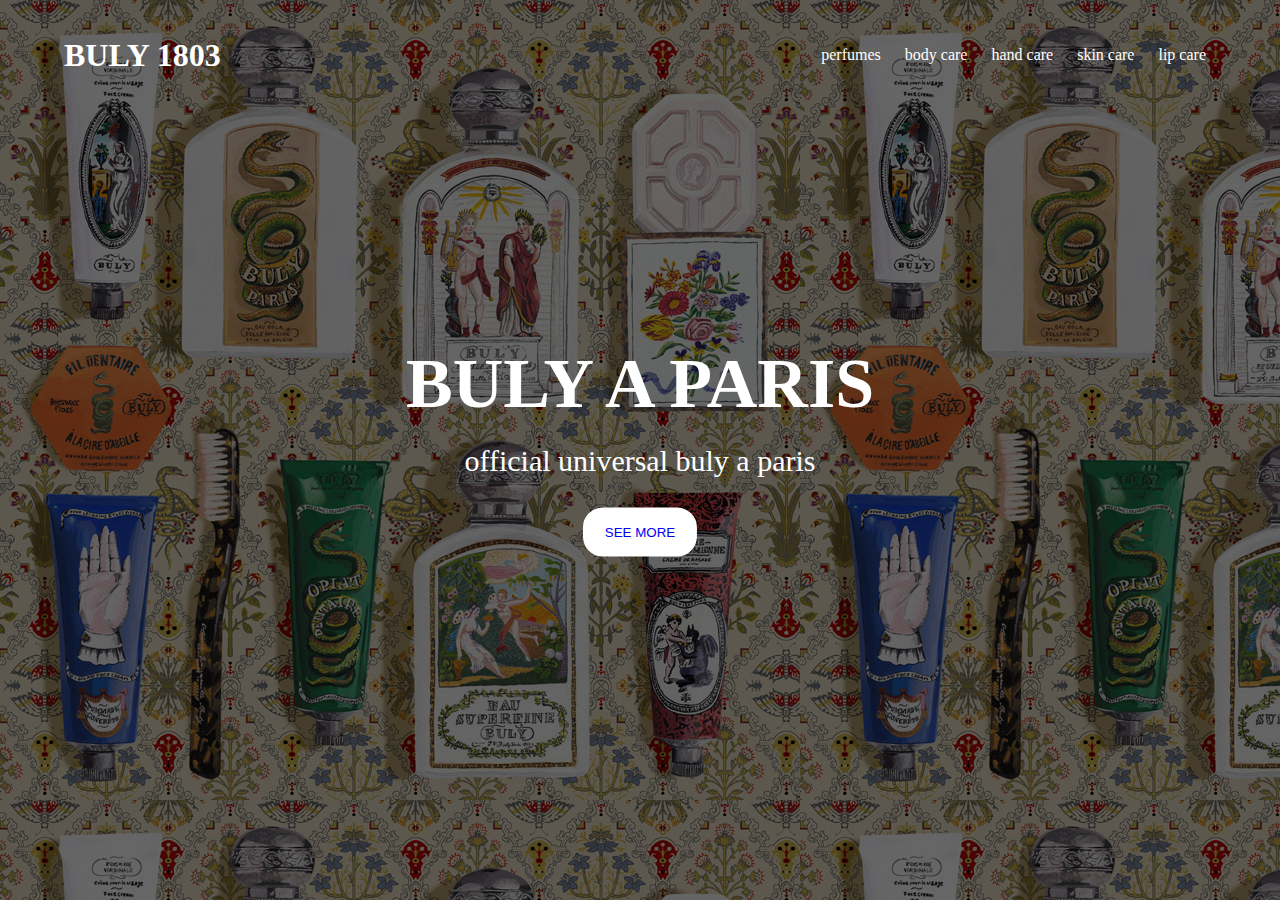
<file: index.html>
<!DOCTYPE html>
<html lang="ko">
<head>
    <meta charset="UTF-8">
    <meta name="viewport" contetnt="width=device-with, initial-scale=1.0">
    <title>BULY A PARIS</title>
    <link rel="stylesheet" href="style1.css">
</head>
<body>
    <div class="container">
        <div class="header">
            <h1><a hreg="#">BULY 1803</a></h1>
            <div class="nav">
                <ul>
                    <li><a href="불리_웹사이트3.html">perfumes</a></li>
                    <li><a href="#">body care</a></li>
                    <li><a href="#">hand care</a></li>
                    <li><a href="#">skin care</a></li>
                    <li><a href="#">lip care</a></li>
                </ul>
            </div>
        </div>
        <div class="hero">
            <h2>BULY A PARIS</h2>
            <p>official universal buly a paris</p>
            <button><a href="불리_웹사이트2.html">SEE MORE</a></button>
        </div>
     </div>  
</body>
</html>
</file>
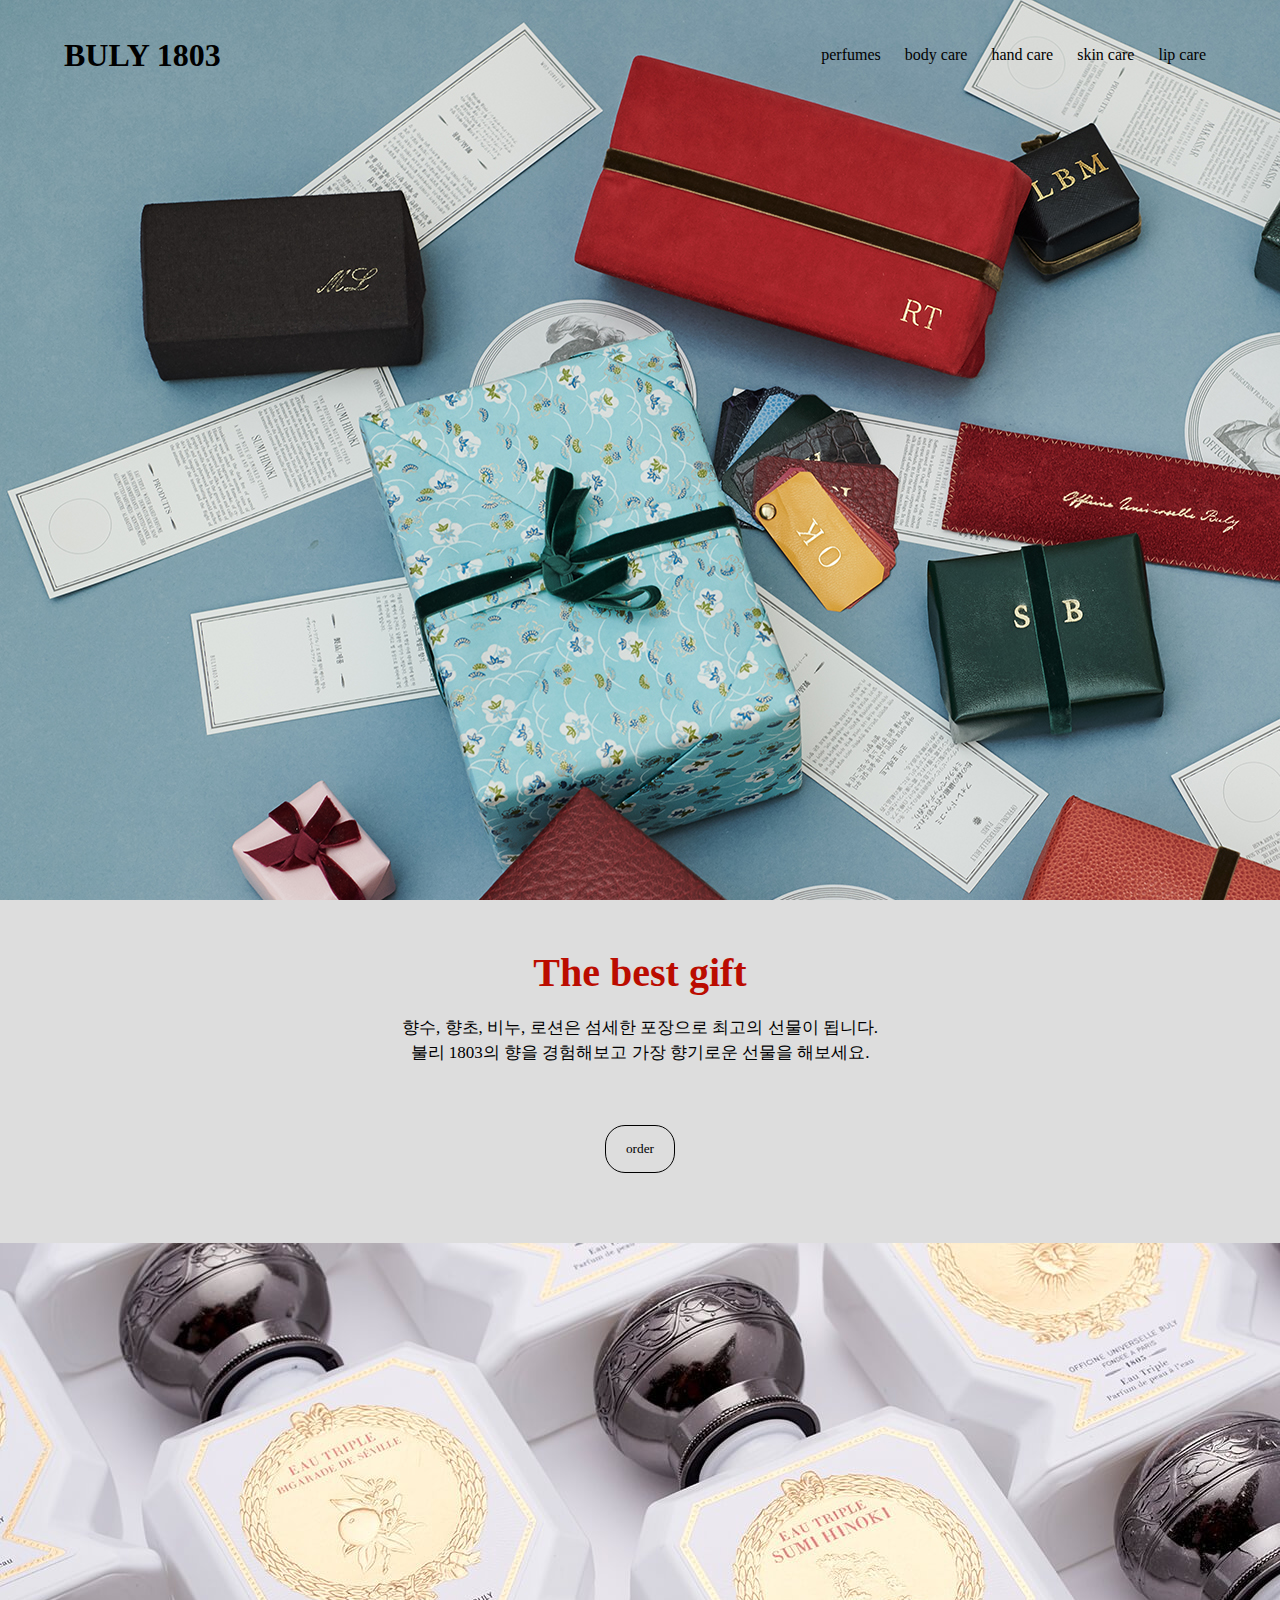
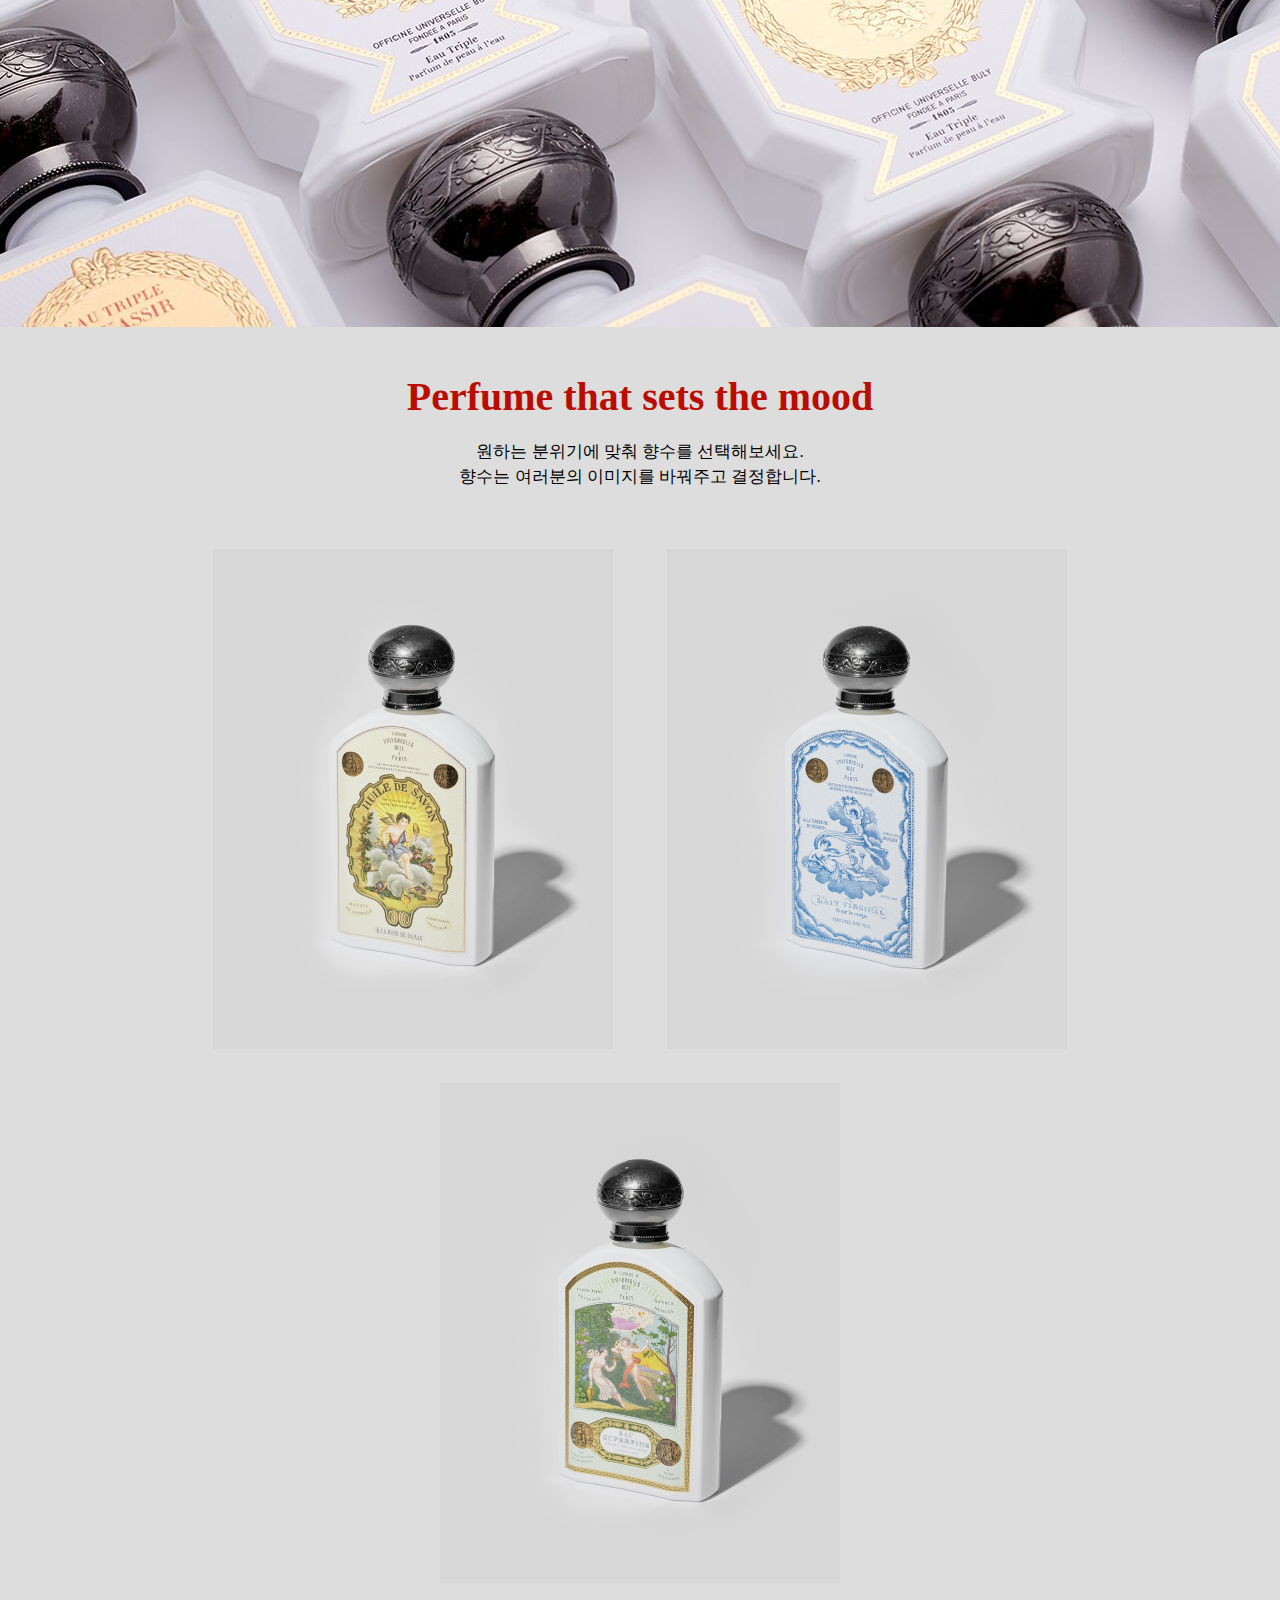
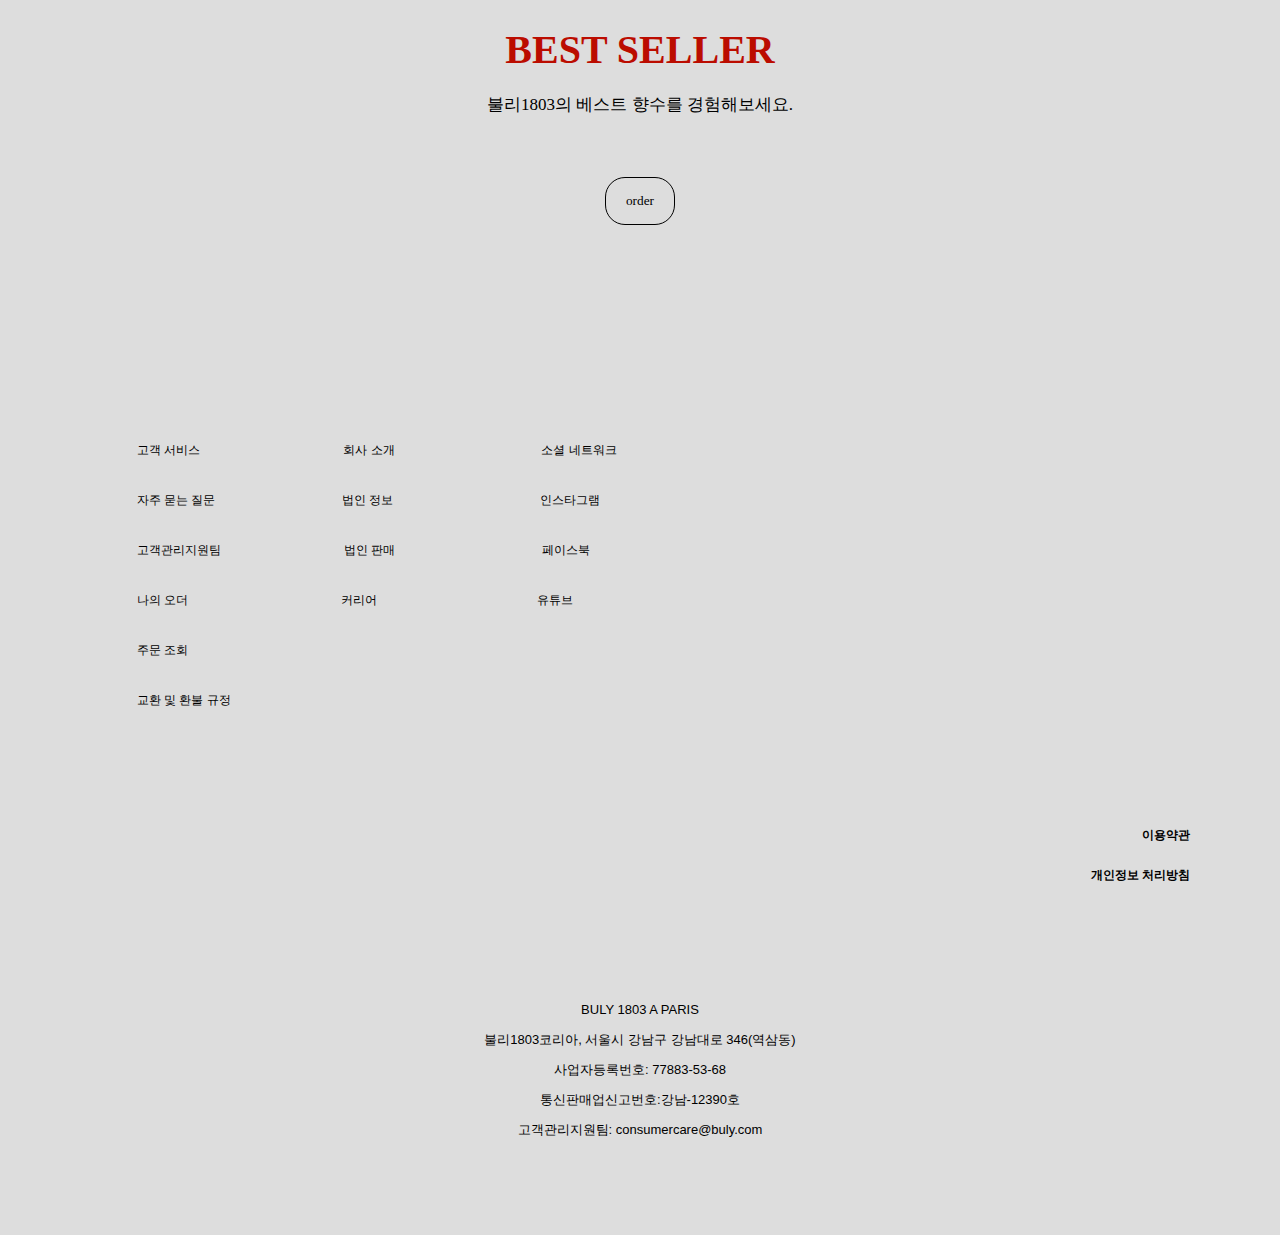
<file: 불리_웹사이트2.html>
<!DOCTYPE html>
<html lang="ko">
<head>
    <meta charset="UTF-8">
    <meta name="viewport" contetnt="width=device-with, initial-scale=1.0">
    <title>BULY A PARIS2</title>
    <link rel="stylesheet" href="style2.css">   
</head>
<body>
    <div class="container">
        <div class="header">
            <h1><a href="불리_웹사이트1.html">BULY 1803</a></h1>
            <div class="nav">
                <ul>
                    <li><a href="불리_웹사이트3.html">perfumes</a></li>
                    <li><a href="#">body care</a></li>
                    <li><a href="#">hand care</a></li>
                    <li><a href="#">skin care</a></li>
                    <li><a href="#">lip care</a></li>
                </ul>
            </div>
        </div>
     </div>  
     <div class="gift">
        <h2>The best gift</h2>
        <p>향수, 향초, 비누, 로션은 섬세한 포장으로 최고의 선물이 됩니다. <br> 불리 1803의 향을 경험해보고 가장 향기로운 선물을 해보세요.</p>
        <button>order</button>
    </div>
    <p><img src="images/이미지 소스8.jpg"/></p>  
    <div class="perfume">
        <h2>Perfume that sets the mood</h2>
        <p>원하는 분위기에 맞춰 향수를 선택해보세요.<br> 향수는 여러분의 이미지를 바꿔주고 결정합니다.</p>
    </div>
    <div class="pic">
    <img class="향수1" src="images/향수 단독1.jpg">
    <img class="향수2" src="images/향수 단독2.jpg">
    <img class="향수3" src="images/향수 단독3.jpg">
    </div>
    <div class="best">
        <h2>BEST SELLER</h2>
        <p>불리1803의 베스트 향수를 경험해보세요.</p>
        <button>order</button>
    </div>
    <p><pre>
        고객 서비스                                           회사 소개                                            소셜 네트워크
        자주 묻는 질문                                      법인 정보                                            인스타그램
        고객관리지원팀                                     법인 판매                                            페이스북
        나의 오더                                              커리어                                                유튜브
        주문 조회
        교환 및 환불 규정
    </pre></p>
    <h6>이용약관<br>개인정보 처리방침</h6>
    <div class="info"><p>BULY 1803 A PARIS<br>불리1803코리아, 서울시 강남구 강남대로 346(역삼동)<br>사업자등록번호: 77883-53-68<br>통신판매업신고번호:강남-12390호<br>고객관리지원팀: consumercare@buly.com</p></div>
</body>
</html>
</file>
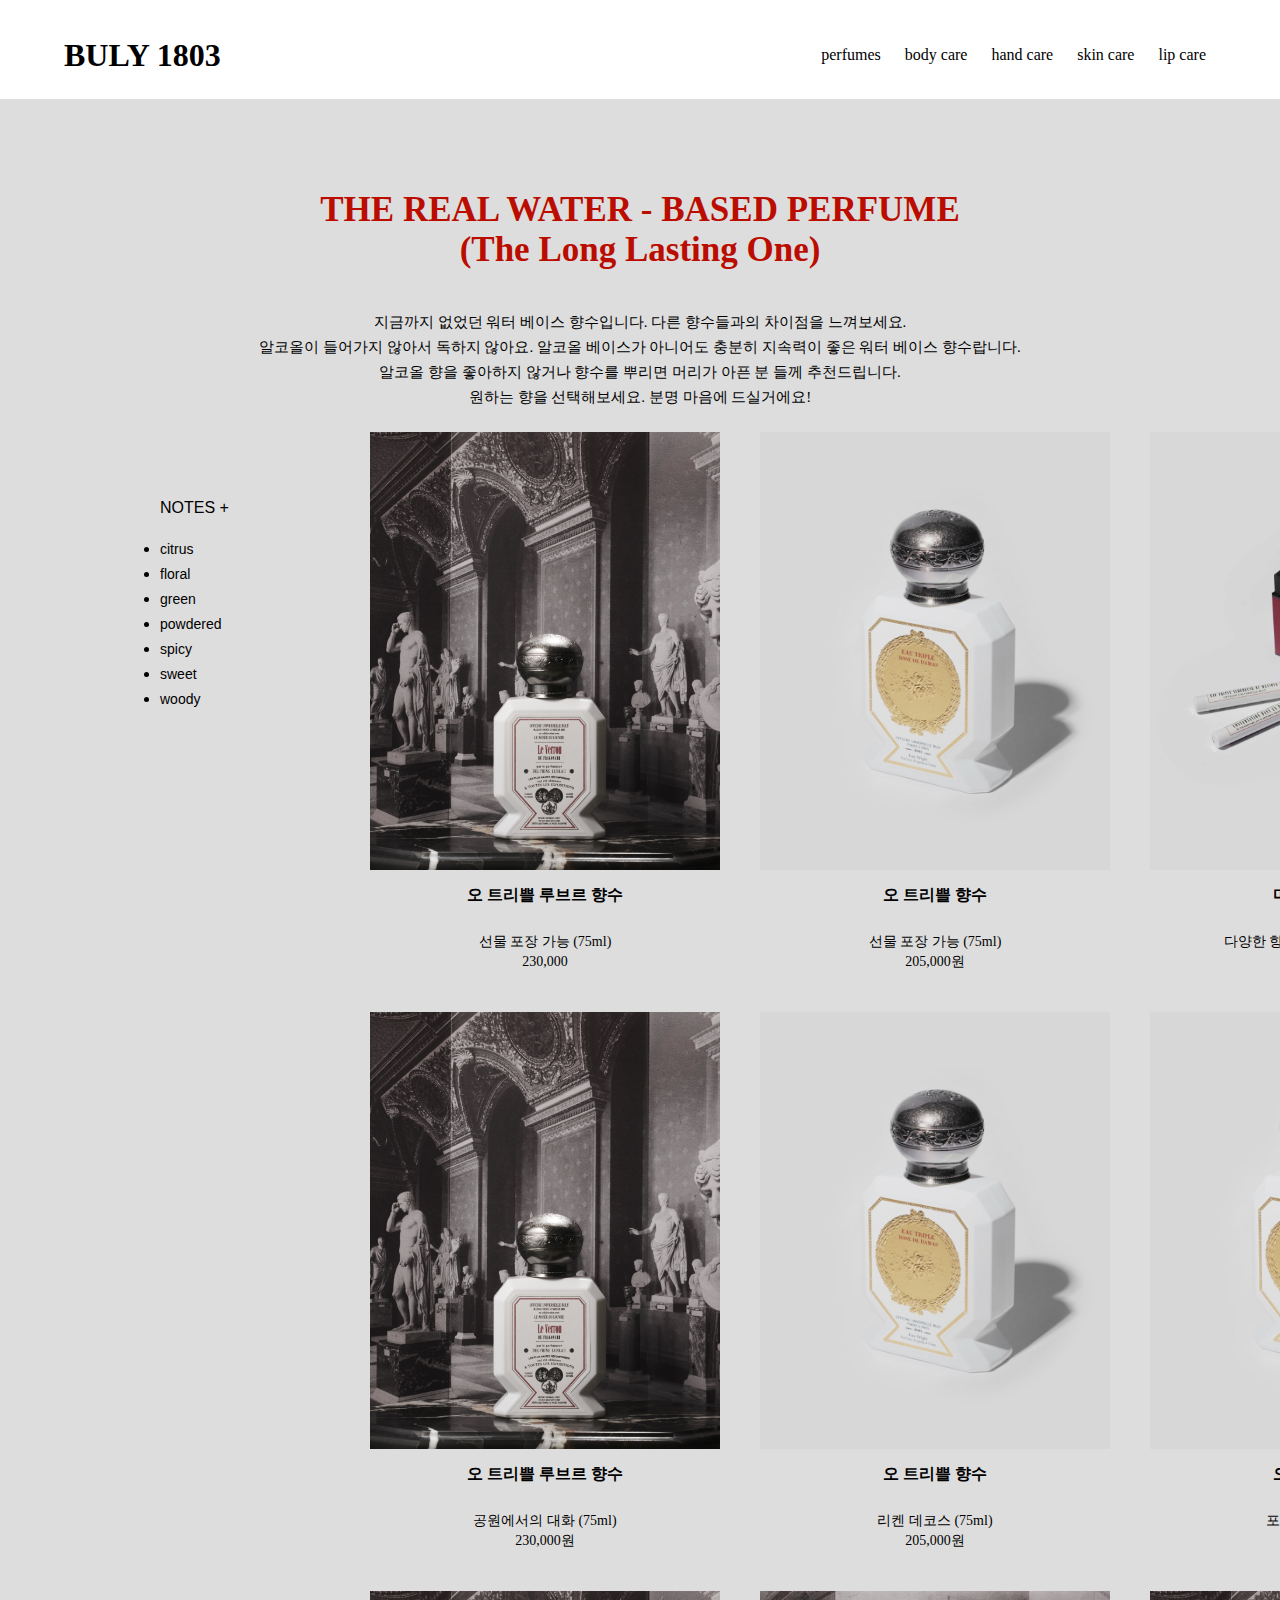
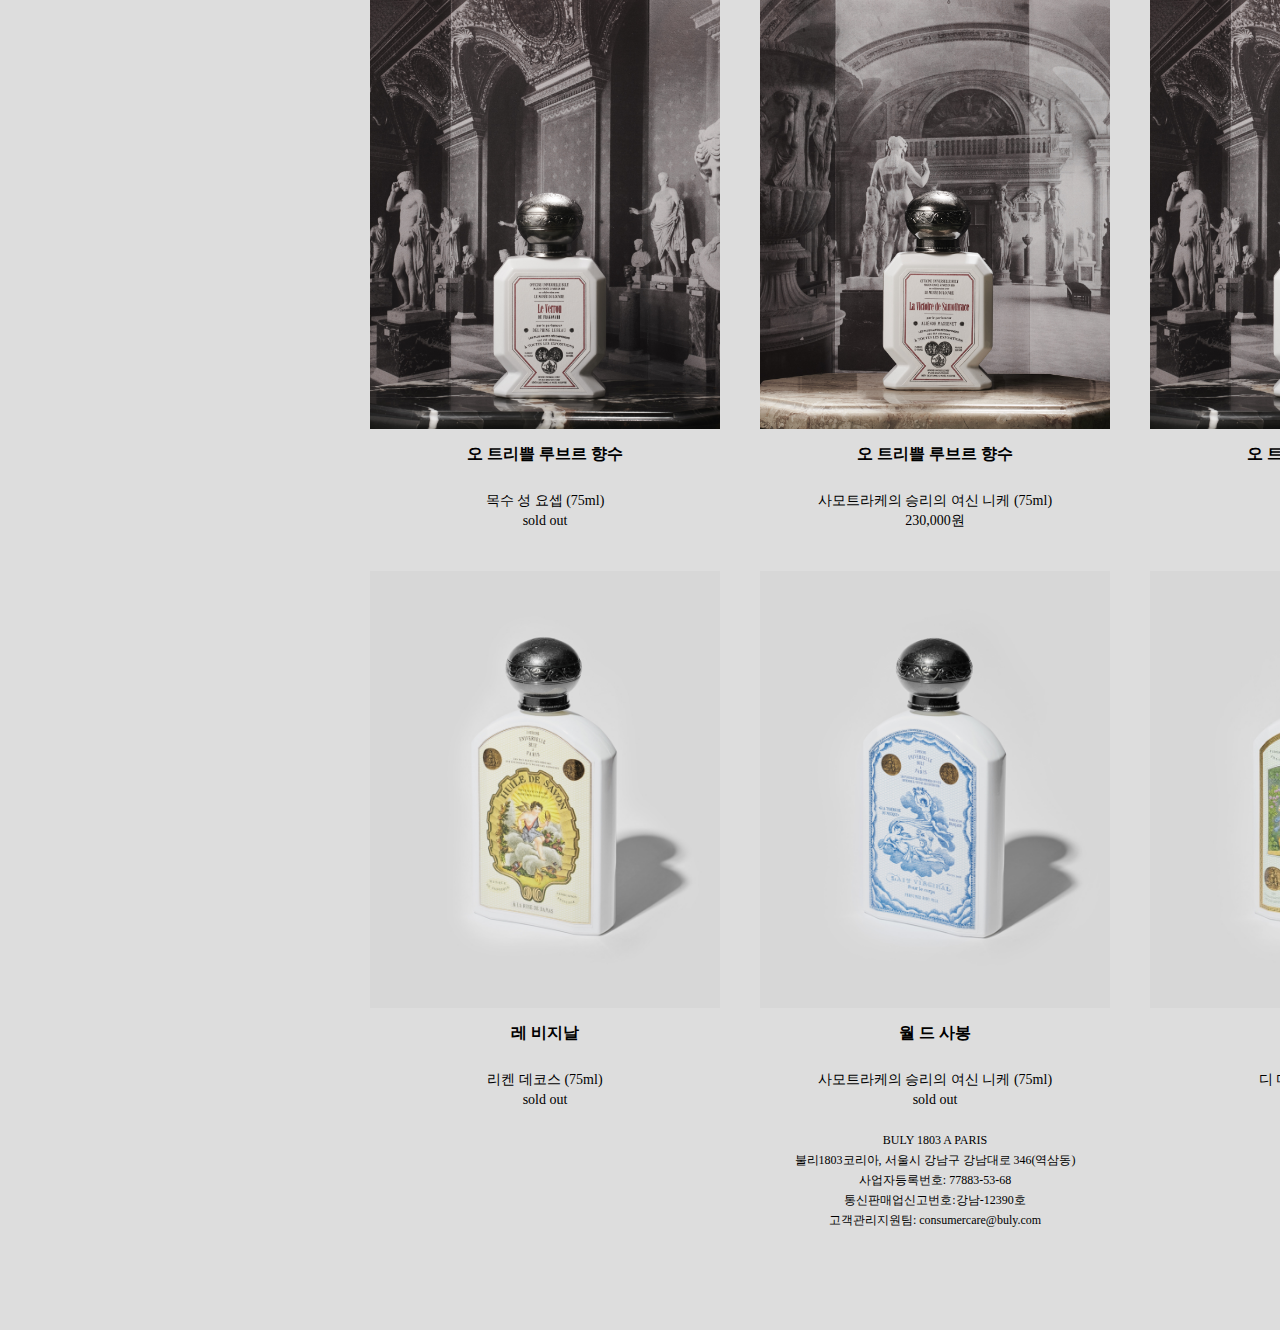
<file: 불리_웹사이트3.html>
<!DOCTYPE html>
<html lang="ko">
<head>
    <meta charset="UTF-8">
    <meta name="viewport" contetnt="width=device-with, initial-scale=1.0">
    <title>BULY A PARIS3</title>
    <link rel="stylesheet" href="style3.css">
</head>
<body>
    <div class="container">
        <div class="header">
            <h1><a href="불리_웹사이트2.html">BULY 1803</a></h1>
            <div class="nav">
                <ul>
                    <li><a href="#">perfumes</a></li>
                    <li><a href="#">body care</a></li>
                    <li><a href="#">hand care</a></li>
                    <li><a href="#">skin care</a></li>
                    <li><a href="#">lip care</a></li>
                </ul>
            </div>
        </div>
        <div class="hero">
            <h2>THE REAL WATER - BASED PERFUME <br> (The Long Lasting One)</h2>
            <p>지금까지 없었던 워터 베이스 향수입니다. 다른 향수들과의 차이점을 느껴보세요.<br>
            알코올이 들어가지 않아서 독하지 않아요. 알코올 베이스가 아니어도 충분히 지속력이 좋은 워터 베이스 향수랍니다.<br>
            알코올 향을 좋아하지 않거나 향수를 뿌리면 머리가 아픈 분 들께 추천드립니다.<br>
            원하는 향을 선택해보세요. 분명 마음에 드실거에요!</p>
        </div>
     </div>  
     <div class="note">
             <p>NOTES +</p>
         <ul>
             <li><a href="1">citrus</a></li>
             <li><a href="1">floral</a></li>
             <li><a href="1">green</a></li>
             <li><a href="1">powdered</a></li>
             <li><a href="1">spicy</a></li>
             <li><a href="1">sweet</a></li>
             <li><a href="1">woody</a></li>
         </ul>
    </div>
    <div class="wrapper">
    <div class="perfume">
        <div class="box">
        <img class="향수" src="images/향수 페이지 이미지3.jpg">
        <h4>오 트리쁠 루브르 향수</h4>
        <p>선물 포장 가능 (75ml) <br>
            230,000</p>
        </div>
    <div class="perfume">
        <div class="box">
        <img class="향수" src="images/향수 페이지 이미지2.jpg">
        <h4>오 트리쁠 향수</h4>
        <p>선물 포장 가능 (75ml) <br>
            205,000원</p>
        </div>
    <div class="perfume">
        <div class="box">
        <img class="향수" src="images/향수 페이지 이미지5.jpg">
        <h4>미니 향수 세트</h4>
        <p>다양한 향수를 느껴보세요 (10ml) <br>
            200,000원</p>
        </div>
    </div>
</div>
    <div class="perfume2">
        <div class="box2">
        <img class="향수2" src="images/향수 페이지 이미지3.jpg">
        <h4>오 트리쁠 루브르 향수</h4>
        <p>공원에서의 대화 (75ml) <br>
            230,000원</p>
        </div>
    <div class="perfume2">
        <div class="box2">
        <img class="향수2" src="images/향수 페이지 이미지2.jpg">
        <h4>오 트리쁠 향수</h4>
        <p>리켄 데코스 (75ml) <br>
            205,000원</p>
        </div>
    <div class="perfume2">
        <div class="box2">
        <img class="향수2" src="images/향수 페이지 이미지2.jpg">
        <h4>오 트리쁠 향수</h4>
        <p>포레 드 코미 (75ml) <br>
            205,000원</p>
        </div>
    </div>
    <div class="perfume2">
        <div class="box2">
        <img class="향수2" src="images/향수 페이지 이미지3.jpg">
        <h4>오 트리쁠 루브르 향수</h4>
        <p>목수 성 요셉 (75ml) <br>
            sold out</p>
        </div>
    <div class="perfume2">
        <div class="box2">
        <img class="향수2" src="images/향수 페이지 이미지4.jpg">
        <h4>오 트리쁠 루브르 향수</h4>
        <p>사모트라케의 승리의 여신 니케 (75ml) <br>
            230,000원</p>
        </div>
    <div class="perfume2">
        <div class="box2">
        <img class="향수2" src="images/향수 페이지 이미지3.jpg">
        <h4>오 트리쁠 루브르 향수</h4>
        <p>빗장 (75ml) <br>
            207,000원</p>
        </div>
    </div>
    </div>
    <div class="perfume2">
        <div class="box2">
        <img class="향수2" src="images/향수 단독1.jpg">
        <h4>레 비지날</h4>
        <p>리켄 데코스 (75ml) <br>
            sold out</p>
        </div>
    <div class="perfume2">
        <div class="box2">
        <img class="향수2" src="images/향수 단독2.jpg">
        <h4>월 드 사봉</h4>
        <p>사모트라케의 승리의 여신 니케 (75ml) <br>
            sold out</p>
        </div>
    <div class="perfume2">
        <div class="box2">
        <img class="향수2" src="images/향수 단독3.jpg">
        <h4>레 비지날</h4>
        <p>디 마스크 로즈 (75ml) <br>
            sold out</p>
        </div>
    </div>
    <div class="info"><p>BULY 1803 A PARIS<br>불리1803코리아, 서울시 강남구 강남대로 346(역삼동)<br>사업자등록번호: 77883-53-68<br>통신판매업신고번호:강남-12390호<br>고객관리지원팀: consumercare@buly.com</p></div>
</body>
</html>
</file>
<file: style1.css>
*{
    margin: 0;
    padding: 0;
    box-sizing: border-box;
    text-decoration: none;
}

.container{
    width: 100%;
    height: 100vh;
    background: linear-gradient(rgba(0,0,0,0.6), rgba(0,0,0,0.6)), url(images/이미지\ 소스4.jpg);
}

.container .header{
    width: 90%;
    height: 110px;
    margin:0 auto;
    display: flex;
    justify-content: space-between;
    align-items: center;
}

.container .header h1 a{
    text-decoration: none;
    color: white;
    font-family: 'Times New Roman', Times, serif;
}

.container .nav ul li{
    display: inline-block;
    margin:0 10px;
}

.container .nav ul li a{
    text-decoration: none;
    color:white;
    font-family: 'Times New Roman', Times, serif;
}

.container .nav ul li a:hover{
 color: rgb(0, 183, 255);
}

.container .hero{
    position: absolute;
    left:50%;
    top:50%;
    transform: translate(-50%,-50%);
    color: white;
    text-align: center;
    font-family: 'Times New Roman', Times, serif;
}

.container .hero h2{
    font-size: 70px;
    margin-bottom: 20px;
}

.container .hero p{
    font-size: 30px;
}

.container .hero button{
    background: white;
    border: 2px solid rgb(255, 255, 255);
    padding: 15px 20px;
    border-radius: 20px;
    margin-top: 30px;
    outline: none;
    cursor: pointer;
    transition: all .2s;
}

.container .hero button:hover{
    background-color:rgb(194, 194, 194)
}
</file>
<file: style2.css>
*{
    font-family: 'Times New Roman', Times, serif;
    margin: 0;
    padding: 0;
    box-sizing: border-box;
}

body {
    background-color: rgb(221, 221, 221);
}

.container{
    width: 100%;
    height: 100vh;
    background: url(images/이미지\ 소스6.jpg);
}

.container .header{
    width: 90%;
    height: 110px;
    margin:0 auto;
    display: flex;
    justify-content: space-between;
    align-items: center;
    
}

.container .header h1 a{
    text-decoration: none;
    color: black;
}

.container .nav ul li{
    display: inline-block;
    margin:0 10px;
}

.container .nav ul li a{
    text-decoration: none;
    color: black;
}

.container .nav ul li a:hover{
 color: rgb(192, 0, 0);
}

.gift{
    text-align: center;
    margin-top: 60px;
    font-size: 17px;
}

.gift h2{
    font-size: 40px;
    margin-bottom: 20px;
    color: rgb(187, 12, 0);
}

.gift button{
    background: none;
    border: 1.5px solid rgb(0, 0, 0);
    color: rgb(0, 0, 0);
    padding: 15px 20px;
    border-radius: 20px;
    margin-top: 30px;
    margin-bottom: 40px;
    outline: none;
    cursor: pointer;
    transition: all .2s;
}

.gift button:hover{
    background-color: rgb(115, 184, 230);
}

p, h2{
    text-align: center;
    line-height: 25px;
    margin-bottom: 30px;
    margin-top: 30px;
}

p{
    font-size: 17px;
}

h2{
    font-size: 40px;
    margin-top: 50px;
    margin-bottom: 20px;
    color: rgb(187, 12, 0);
}

.향수1, .향수2, .향수3 {
    height: 500px;
    margin: 0 25px;
    margin-top: 30px;
    text-align: center;
    display: inline-block;
}

.pic{
    text-align: center;
}

.best{
    margin-bottom: 200px;
    text-align: center;
}

.best button{
    background: none;
    border: 1.5px solid rgb(0, 0, 0);
    color: rgb(0, 0, 0);
    padding: 15px 20px;
    border-radius: 20px;
    margin-top: 30px;
    outline: none;
    cursor: pointer;
    transition: all .2s;
}

.best button:hover{
    background-color: rgb(115, 184, 230);
}

pre{
    line-height: 50px;
    font-family:sans-serif;
    margin-left: 110px;
    font-size: 12px;
}

h6{
    margin-top: 40px;
    margin-bottom: 100px;
    margin-right: 90px;
    text-align: right;
    font-size: 12px;
    font-family: sans-serif;
    line-height: 40px;
}

.info p{
    text-align: center;
    margin-bottom: 90px;
    line-height: 30px;
    font-size: 13px;
    font-family: sans-serif;
}
</file>
<file: style3.css>
*{
    margin: 0;
    padding: 0;
    font-family: 'Times New Roman', Times, serif;
    text-decoration: none;
}

.container{
    width: 100%;
    height: 11vh;
    background-color: white;
}

.container .header{
    width: 90%;
    height: 110px;
    margin:0 auto;
    display: flex;
    justify-content: space-between;
    align-items: center;
}

.container .header h1 a{
    text-decoration: none;
    color: rgb(0, 0, 0);
    font-family: 'Times New Roman', Times, serif;
}

.container .nav ul li{
    display: inline-block;
    margin:0 10px;
}

.container .nav ul li a{
    text-decoration: none;
    color:rgb(0, 0, 0);
    font-family: 'Times New Roman', Times, serif;
}

.container .nav ul li a:hover{
 color: rgb(0, 183, 255);
}

body{
    background-color: rgb(221, 221, 221);
}

.hero{
    margin-top: 80px;
    text-align: center;
}

.hero h2{
    font-size: 35px;
    color: rgb(187, 12, 0);
}

.hero p{
    line-height: 25px;
    margin-top: 40px;
    font-size: 15px;
}

.note{
    margin-top: 400px;
    margin-left: 160px;
    text-align: left;
}

.note p{
    margin-bottom: 20px;
    font-family:sans-serif;
}

.note ul li a{
    color: black;
    line-height: 25px;
    font-size: 14px;
    font-family:sans-serif;
}

.wrapper{
    margin-left: 350px;
    margin-top: -300px;
    width: 1170px;
}

.향수{
    background-color: rgb(221, 221, 221);
    text-align: center;
    width: 350px;
    float: left;
}

.box{
    padding: 20px;
    float: left;
    text-align: center;

}

h4{
    line-height: 50px;
    margin-bottom: 12px;
}

.box p{
    font-size: 14px;
    line-height: 20px;
}

.향수2{
    background-color: rgb(221, 221, 221);
    text-align: center;
    width: 350px;
    float: left;
}

.box2{
    padding: 20px;
    float: left;
    text-align: center;

}

h4{
    line-height: 50px;
    margin-bottom: 12px;
}

.box2 p{
    font-size: 14px;
    line-height: 20px;
}

.info{
    text-align: center;
    margin-bottom: 100px;
    line-height: 20px;
    font-size: 12px;
    font-family: sans-serif;
}
</file>
